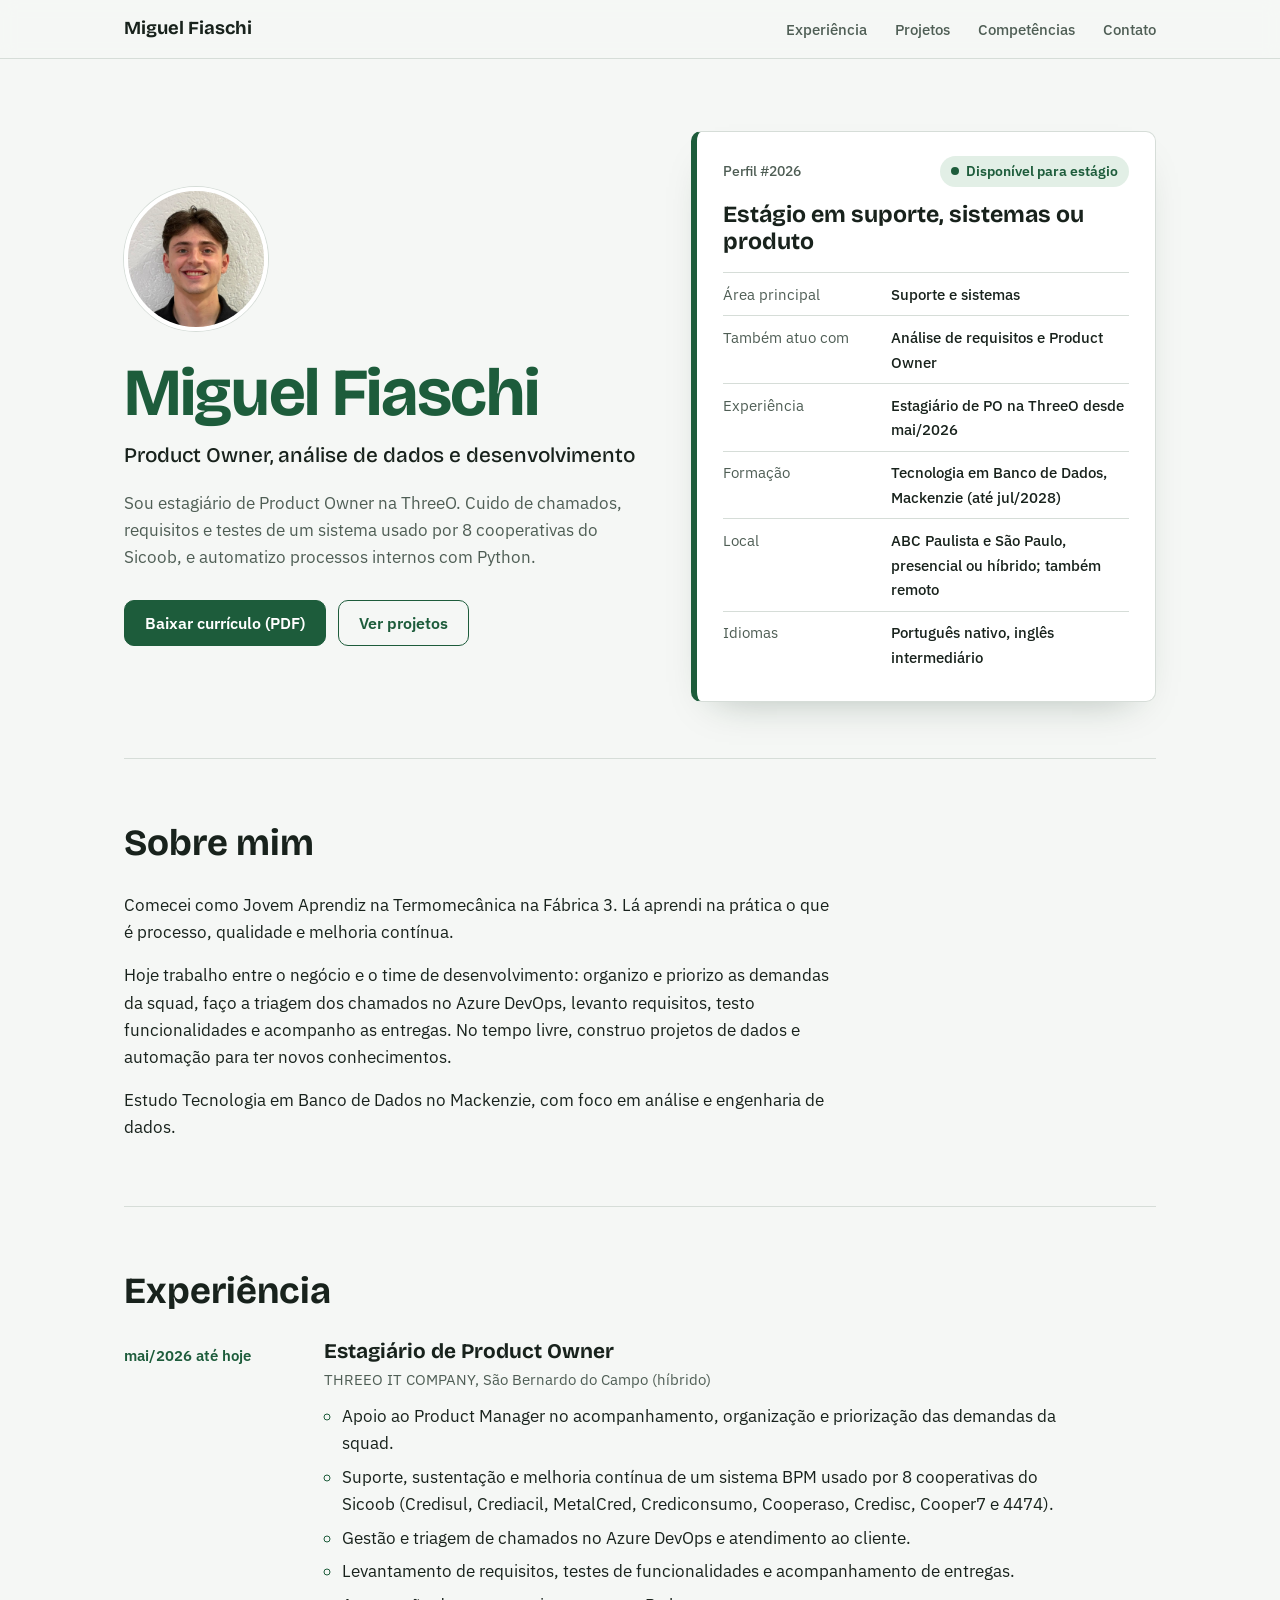
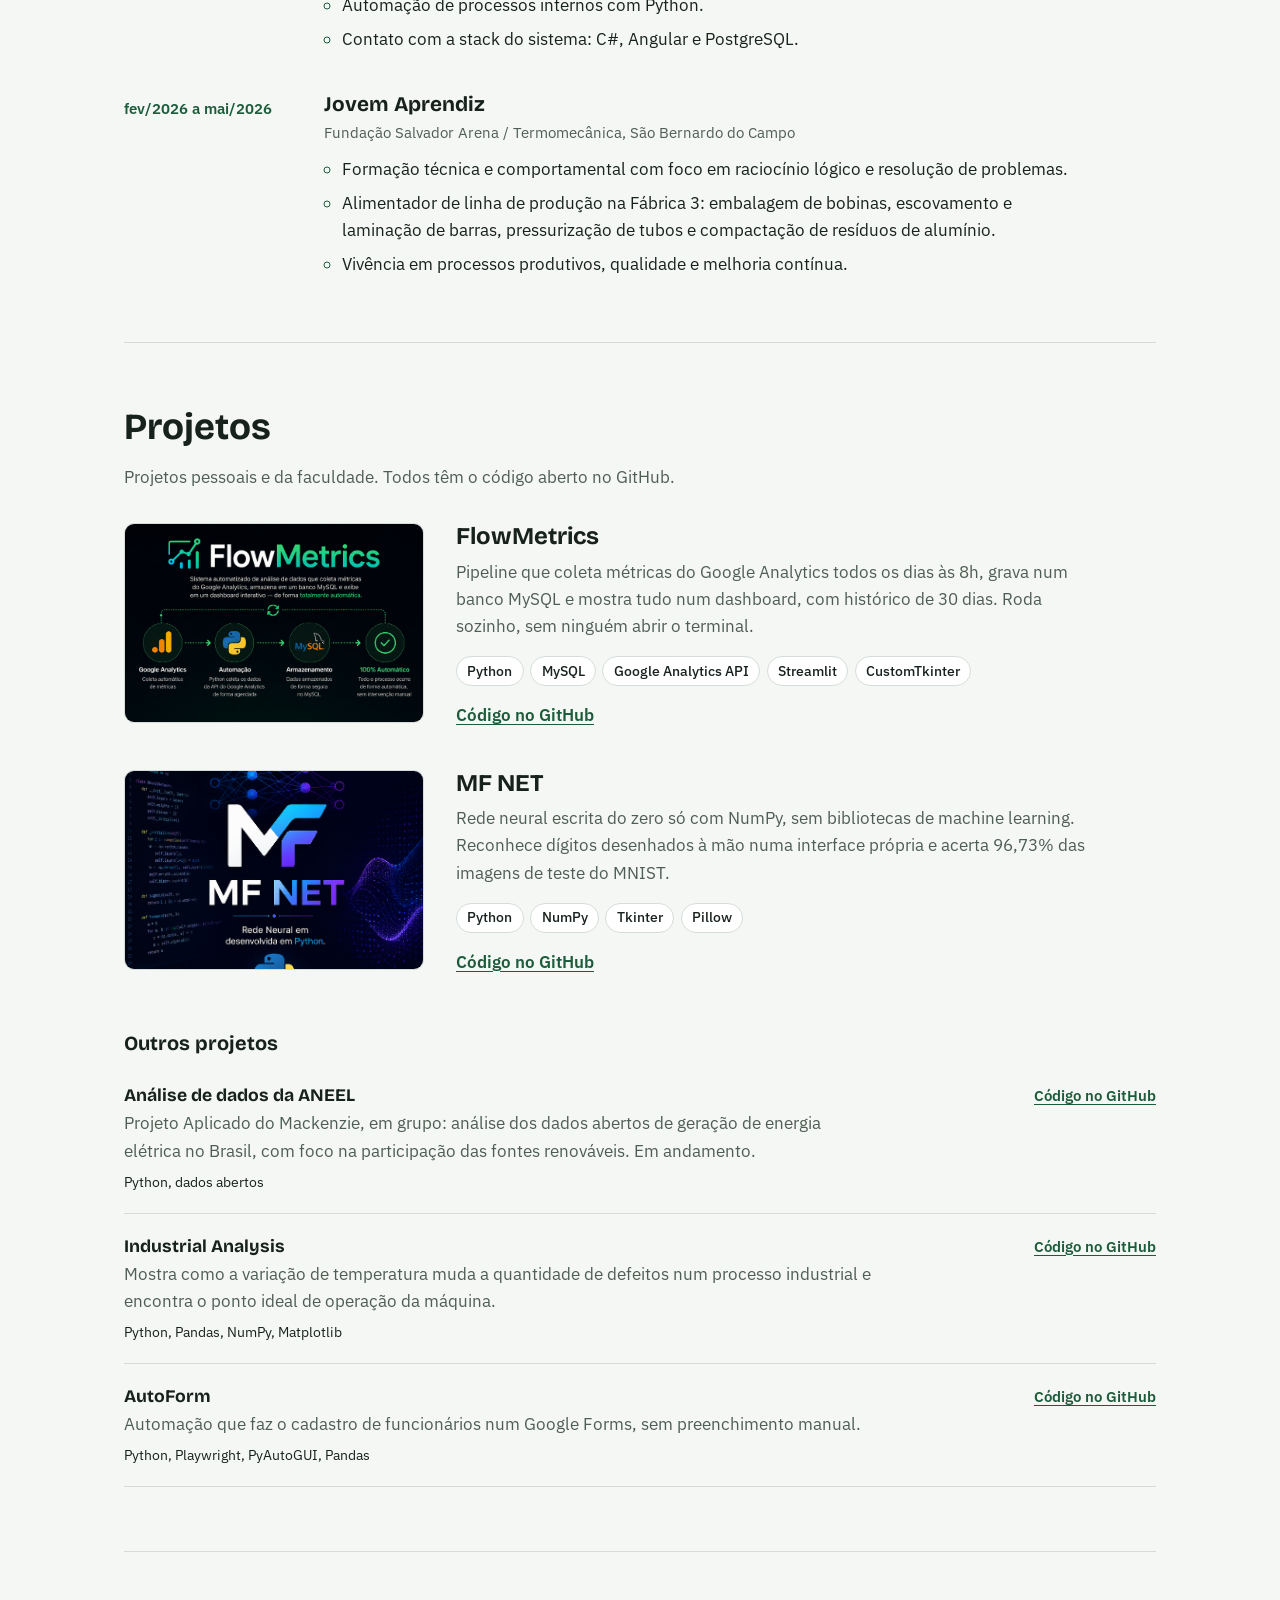
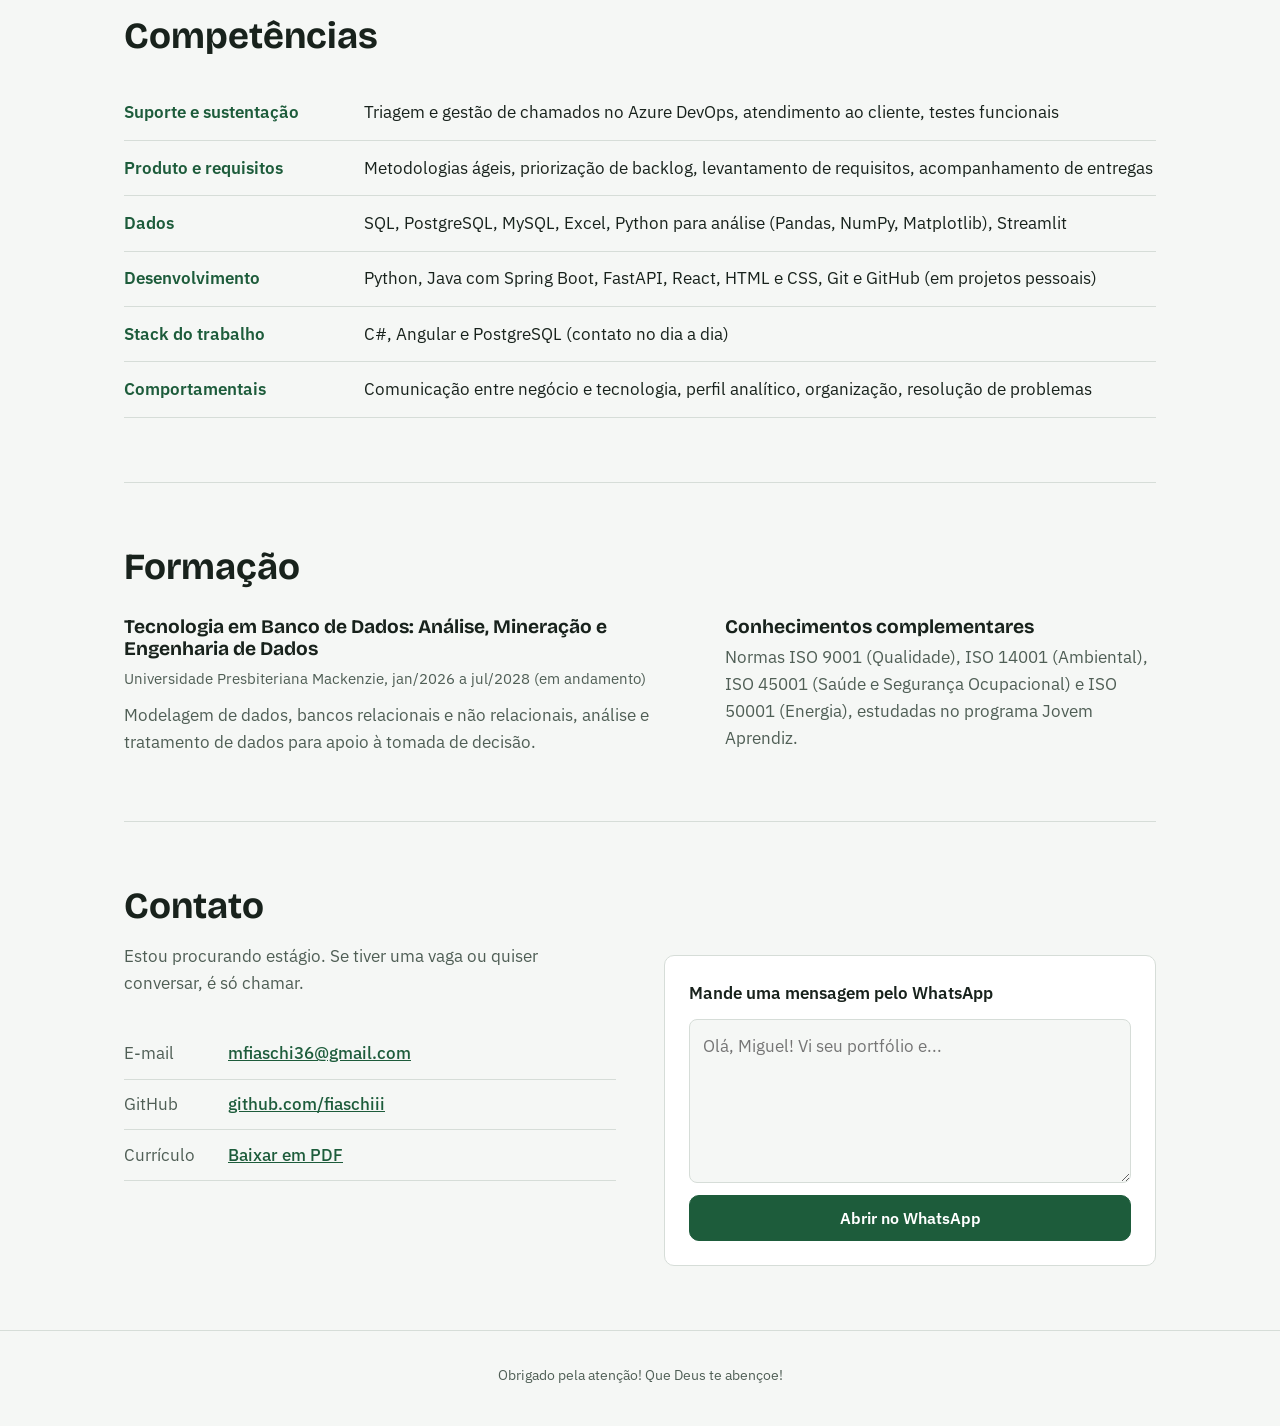
<file: index.html>
<!DOCTYPE html>
<html lang="pt-BR">

<head>
  <meta charset="UTF-8" />
  <meta name="viewport" content="width=device-width, initial-scale=1" />
  <title>Miguel Fiaschi | Product Owner, suporte a sistemas e dados</title>
  <meta name="description"
    content="Portfólio de Miguel Fiaschi: estagiário de Product Owner, estudante de Tecnologia em Banco de Dados no Mackenzie e projetos em Python, SQL e desenvolvimento web." />

  <!-- Prévia do link quando compartilhado (LinkedIn, WhatsApp etc.) -->
  <meta property="og:title" content="Miguel Fiaschi | Portfólio" />
  <meta property="og:description"
    content="Estagiário de Product Owner com foco em suporte a sistemas, requisitos e dados." />
  <meta property="og:image" content="https://fiaschiii.github.io/Site-Portfolio/pasta_img_icon/img/foto_perfil_atualizada.jpg" />
  <meta property="og:type" content="website" />

  <!-- Ícone da aba: o SVG é usado pelos navegadores modernos; os outros são reserva -->
  <link rel="icon" href="pasta_img_icon/icon/favicon.svg" type="image/svg+xml" />
  <link rel="icon" href="pasta_img_icon/icone-preview.png" sizes="32x32" />
  <link rel="icon" type="image/png" href="pasta_img_icon/icon/favicon-192x192.png" sizes="192x192" />
  <link rel="apple-touch-icon" href="pasta_img_icon/icon/apple-touch-icon.png" />

  <link rel="preconnect" href="https://fonts.googleapis.com" />
  <link rel="preconnect" href="https://fonts.gstatic.com" crossorigin />
  <link
    href="https://fonts.googleapis.com/css2?family=Bricolage+Grotesque:opsz,wght@12..96,500;12..96,700&family=IBM+Plex+Sans:wght@400;500;600&display=swap"
    rel="stylesheet" />
  <link rel="stylesheet" href="styles.css" />
</head>

<body>
  <a class="pular" href="#conteudo">Pular para o conteúdo</a>

  <header class="topo">
    <div class="topo-interno">
      <a href="#inicio" class="marca">Miguel Fiaschi</a>
      <nav aria-label="Seções">
        <ul class="menu">
          <li><a href="#experiencia">Experiência</a></li>
          <li><a href="#projetos">Projetos</a></li>
          <li><a href="#competencias">Competências</a></li>
          <li><a href="#contato">Contato</a></li>
        </ul>
      </nav>
    </div>
  </header>

  <main id="conteudo">

    <!-- INÍCIO -->
    <section id="inicio" class="inicio">
      <div class="inicio-texto">
        <img src="pasta_img_icon/img/foto_perfil_atualizada.jpg" alt="Foto de Miguel Fiaschi" class="foto"
          width="144" height="144" />
        <h1>Miguel Fiaschi</h1>
        <p class="cargo">Product Owner, análise de dados e desenvolvimento</p>
        <p class="lead">
          Sou estagiário de Product Owner na ThreeO. Cuido de chamados, requisitos e testes de um sistema
          usado por 8 cooperativas do Sicoob, e automatizo processos internos com Python.
        </p>
        <div class="acoes">
          <a class="botao botao-principal" href="arquivos/Curriculo_Miguel_Fiaschi.pdf" download>Baixar currículo (PDF)</a>
          <a class="botao" href="#projetos">Ver projetos</a>
        </div>
      </div>

      <!-- Cartão no formato de um item de backlog: resume o que um recrutador procura -->
      <article class="chamado" aria-labelledby="chamado-titulo">
        <div class="chamado-topo">
          <span class="chamado-id">Perfil #2026</span>
          <span class="status"><span class="status-ponto" aria-hidden="true"></span>Disponível para estágio</span>
        </div>
        <h2 id="chamado-titulo" class="chamado-titulo">Estágio em suporte, sistemas ou produto</h2>
        <dl class="campos">
          <div>
            <dt>Área principal</dt>
            <dd>Suporte e sistemas</dd>
          </div>
          <div>
            <dt>Também atuo com</dt>
            <dd>Análise de requisitos e Product Owner</dd>
          </div>
          <div>
            <dt>Experiência</dt>
            <dd>Estagiário de PO na ThreeO desde mai/2026</dd>
          </div>
          <div>
            <dt>Formação</dt>
            <dd>Tecnologia em Banco de Dados, Mackenzie (até jul/2028)</dd>
          </div>
          <div>
            <dt>Local</dt>
            <dd>ABC Paulista e São Paulo, presencial ou híbrido; também remoto</dd>
          </div>
          <div>
            <dt>Idiomas</dt>
            <dd>Português nativo, inglês intermediário</dd>
          </div>
        </dl>
      </article>
    </section>

    <!-- SOBRE -->
    <section id="sobre" class="secao">
      <h2 class="secao-titulo">Sobre mim</h2>
      <div class="texto-corrido">
        <p>
          Comecei como Jovem Aprendiz na Termomecânica na Fábrica 3. Lá aprendi
          na prática o que é processo, qualidade e melhoria contínua.
        </p>
        <p>
          Hoje trabalho entre o negócio e o time de desenvolvimento: organizo e priorizo as demandas da squad,
          faço a triagem dos chamados no Azure DevOps, levanto requisitos, testo funcionalidades e acompanho
          as entregas. No tempo livre, construo projetos de dados e automação para ter novos conhecimentos.
        </p>
        <p>
          Estudo Tecnologia em Banco de Dados no Mackenzie, com foco em análise e engenharia de dados.
        </p>
      </div>
    </section>

    <!-- EXPERIÊNCIA -->
    <section id="experiencia" class="secao">
      <h2 class="secao-titulo">Experiência</h2>
      <ol class="linha-tempo">
        <li class="evento">
          <p class="evento-data">mai/2026 até hoje</p>
          <div>
            <h3>Estagiário de Product Owner</h3>
            <p class="evento-local">THREEO IT COMPANY, São Bernardo do Campo (híbrido)</p>
            <ul>
              <li>Apoio ao Product Manager no acompanhamento, organização e priorização das demandas da squad.</li>
              <li>Suporte, sustentação e melhoria contínua de um sistema BPM usado por 8 cooperativas do Sicoob
                (Credisul, Crediacil, MetalCred, Crediconsumo, Cooperaso, Credisc, Cooper7 e 4474).</li>
              <li>Gestão e triagem de chamados no Azure DevOps e atendimento ao cliente.</li>
              <li>Levantamento de requisitos, testes de funcionalidades e acompanhamento de entregas.</li>
              <li>Automação de processos internos com Python.</li>
              <li>Contato com a stack do sistema: C#, Angular e PostgreSQL.</li>
            </ul>
          </div>
        </li>
        <li class="evento">
          <p class="evento-data">fev/2026 a mai/2026</p>
          <div>
            <h3>Jovem Aprendiz</h3>
            <p class="evento-local">Fundação Salvador Arena / Termomecânica, São Bernardo do Campo</p>
            <ul>
              <li>Formação técnica e comportamental com foco em raciocínio lógico e resolução de problemas.</li>
              <li>Alimentador de linha de produção na Fábrica 3: embalagem de bobinas, escovamento e laminação
                de barras, pressurização de tubos e compactação de resíduos de alumínio.</li>
              <li>Vivência em processos produtivos, qualidade e melhoria contínua.</li>
            </ul>
          </div>
        </li>
      </ol>
    </section>

    <!-- PROJETOS -->
    <section id="projetos" class="secao">
      <h2 class="secao-titulo">Projetos</h2>
      <p class="secao-intro">Projetos pessoais e da faculdade. Todos têm o código aberto no GitHub.</p>

      <div class="destaques">
        <article class="projeto">
          <img src="pasta_img_icon/img/imagem_flow_metrics.jpg" alt="Capa do projeto FlowMetrics" class="projeto-capa"
            loading="lazy" width="960" height="640" />
          <div class="projeto-corpo">
            <h3>FlowMetrics</h3>
            <p>
              Pipeline que coleta métricas do Google Analytics todos os dias às 8h, grava num banco MySQL e
              mostra tudo num dashboard, com histórico de 30 dias. Roda sozinho, sem ninguém abrir o terminal.
            </p>
            <ul class="tags" aria-label="Tecnologias">
              <li>Python</li><li>MySQL</li><li>Google Analytics API</li><li>Streamlit</li><li>CustomTkinter</li>
            </ul>
            <a class="link" href="https://github.com/fiaschiii/FlowMetrics" target="_blank" rel="noopener">Código no GitHub</a>
          </div>
        </article>

        <article class="projeto">
          <img src="pasta_img_icon/img/iamgem_MF_NET.jpg" alt="Capa do projeto MF NET" class="projeto-capa"
            loading="lazy" width="960" height="960" />
          <div class="projeto-corpo">
            <h3>MF NET</h3>
            <p>
              Rede neural escrita do zero só com NumPy, sem bibliotecas de machine learning. Reconhece dígitos
              desenhados à mão numa interface própria e acerta 96,73% das imagens de teste do MNIST.
            </p>
            <ul class="tags" aria-label="Tecnologias">
              <li>Python</li><li>NumPy</li><li>Tkinter</li><li>Pillow</li>
            </ul>
            <a class="link" href="https://github.com/fiaschiii/MF_NET" target="_blank" rel="noopener">Código no GitHub</a>
          </div>
        </article>
      </div>

      <h3 class="subtitulo">Outros projetos</h3>
      <ul class="lista-projetos">
        <li>
          <div>
            <h4>Análise de dados da ANEEL</h4>
            <p>Projeto Aplicado do Mackenzie, em grupo: análise dos dados abertos de geração de energia elétrica
              no Brasil, com foco na participação das fontes renováveis. Em andamento.</p>
            <p class="tags-texto">Python, dados abertos</p>
          </div>
          <a class="link" href="https://github.com/fiaschiii/PROJETO_APLICADO_GRUPO_7_MACKENZIE" target="_blank" rel="noopener">Código no GitHub</a>
        </li>
        <li>
          <div>
            <h4>Industrial Analysis</h4>
            <p>Mostra como a variação de temperatura muda a quantidade de defeitos num processo industrial e
              encontra o ponto ideal de operação da máquina.</p>
            <p class="tags-texto">Python, Pandas, NumPy, Matplotlib</p>
          </div>
          <a class="link" href="https://github.com/fiaschiii/IndustrialAnalysis" target="_blank" rel="noopener">Código no GitHub</a>
        </li>
        <li>
          <div>
            <h4>AutoForm</h4>
            <p>Automação que faz o cadastro de funcionários num Google Forms, sem preenchimento manual.</p>
            <p class="tags-texto">Python, Playwright, PyAutoGUI, Pandas</p>
          </div>
          <a class="link" href="https://github.com/fiaschiii/AutoForm" target="_blank" rel="noopener">Código no GitHub</a>
        </li>
      </ul>
    </section>

    <!-- COMPETÊNCIAS -->
    <section id="competencias" class="secao">
      <h2 class="secao-titulo">Competências</h2>
      <div class="tabela-rolagem">
        <table class="tabela">
          <tbody>
            <tr>
              <th scope="row">Suporte e sustentação</th>
              <td>Triagem e gestão de chamados no Azure DevOps, atendimento ao cliente, testes funcionais</td>
            </tr>
            <tr>
              <th scope="row">Produto e requisitos</th>
              <td>Metodologias ágeis, priorização de backlog, levantamento de requisitos, acompanhamento de entregas</td>
            </tr>
            <tr>
              <th scope="row">Dados</th>
              <td>SQL, PostgreSQL, MySQL, Excel, Python para análise (Pandas, NumPy, Matplotlib), Streamlit</td>
            </tr>
            <tr>
              <th scope="row">Desenvolvimento</th>
              <td>Python, Java com Spring Boot, FastAPI, React, HTML e CSS, Git e GitHub (em projetos pessoais)</td>
            </tr>
            <tr>
              <th scope="row">Stack do trabalho</th>
              <td>C#, Angular e PostgreSQL (contato no dia a dia)</td>
            </tr>
            <tr>
              <th scope="row">Comportamentais</th>
              <td>Comunicação entre negócio e tecnologia, perfil analítico, organização, resolução de problemas</td>
            </tr>
          </tbody>
        </table>
      </div>
    </section>

    <!-- FORMAÇÃO -->
    <section id="formacao" class="secao">
      <h2 class="secao-titulo">Formação</h2>
      <div class="formacao">
        <div>
          <h3>Tecnologia em Banco de Dados: Análise, Mineração e Engenharia de Dados</h3>
          <p class="evento-local">Universidade Presbiteriana Mackenzie, jan/2026 a jul/2028 (em andamento)</p>
          <p>Modelagem de dados, bancos relacionais e não relacionais, análise e tratamento de dados para apoio
            à tomada de decisão.</p>
        </div>
        <div>
          <h3>Conhecimentos complementares</h3>
          <p>Normas ISO 9001 (Qualidade), ISO 14001 (Ambiental), ISO 45001 (Saúde e Segurança Ocupacional) e
            ISO 50001 (Energia), estudadas no programa Jovem Aprendiz.</p>
        </div>
      </div>
    </section>

    <!-- CONTATO -->
    <section id="contato" class="secao contato">
      <h2 class="secao-titulo">Contato</h2>
      <div class="contato-grade">
        <div>
          <p class="secao-intro">Estou procurando estágio. Se tiver uma vaga ou quiser conversar, é só chamar.</p>
          <ul class="canais">
            <li><span>E-mail</span><a href="mailto:mfiaschi36@gmail.com">mfiaschi36@gmail.com</a></li>
            <li><span>GitHub</span><a href="https://github.com/fiaschiii" target="_blank" rel="noopener">github.com/fiaschiii</a></li>
            <!-- Troque SEU-USUARIO pelo seu endereço do LinkedIn e apague as marcas de comentário desta linha:
            <li><span>LinkedIn</span><a href="https://www.linkedin.com/in/SEU-USUARIO" target="_blank" rel="noopener">linkedin.com/in/SEU-USUARIO</a></li>
            -->
            <li><span>Currículo</span><a href="arquivos/Curriculo_Miguel_Fiaschi.pdf" download>Baixar em PDF</a></li>
          </ul>
        </div>

        <form class="formulario" id="formulario" novalidate>
          <label for="mensagem">Mande uma mensagem pelo WhatsApp</label>
          <textarea id="mensagem" rows="5" placeholder="Olá, Miguel! Vi seu portfólio e..."></textarea>
          <p class="erro" id="erro" role="alert" hidden>Escreva uma mensagem antes de enviar.</p>
          <button type="submit" class="botao botao-principal">Abrir no WhatsApp</button>
        </form>
      </div>
    </section>
  </main>

  <footer class="rodape">
    <p>Obrigado pela atenção! Que Deus te abençoe!</p>
  </footer>

  <script src="script.js"></script>
</body>

</html>
</file>
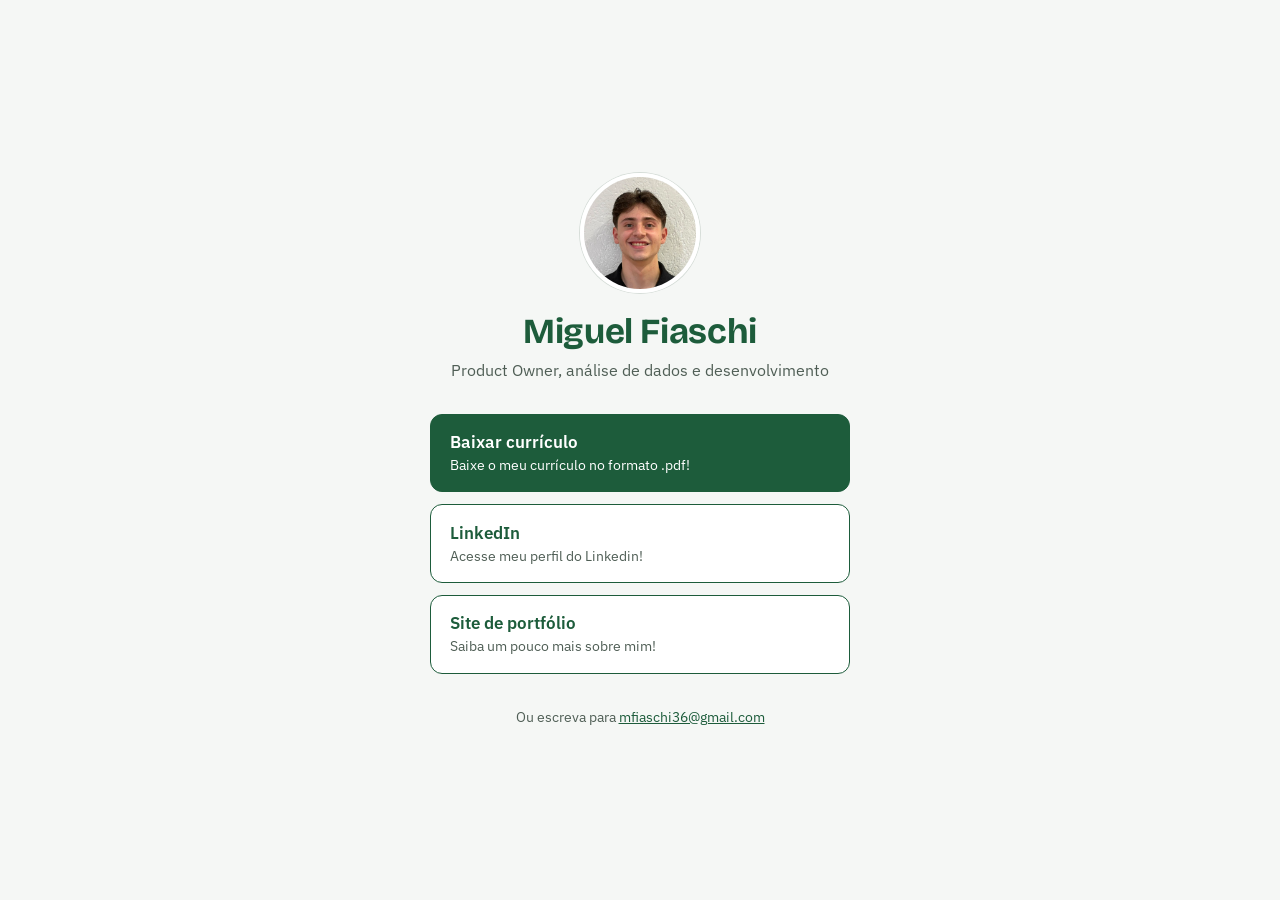
<file: links.html>
<!DOCTYPE html>
<html lang="pt-BR">

<head>
  <meta charset="UTF-8" />
  <meta name="viewport" content="width=device-width, initial-scale=1" />
  <title>Miguel Fiaschi | Links</title>
  <meta name="description" content="LinkedIn, portfólio e currículo de Miguel Fiaschi." />

  <link rel="icon" href="pasta_img_icon/icon/favicon.svg" type="image/svg+xml" />
  <link rel="icon" href="pasta_img_icon/icon/favicon.ico" sizes="32x32" />
  <link rel="apple-touch-icon" href="pasta_img_icon/icon/apple-touch-icon.png" />

  <link rel="preconnect" href="https://fonts.googleapis.com" />
  <link rel="preconnect" href="https://fonts.gstatic.com" crossorigin />
  <link
    href="https://fonts.googleapis.com/css2?family=Bricolage+Grotesque:opsz,wght@12..96,700&family=IBM+Plex+Sans:wght@400;500;600&display=swap"
    rel="stylesheet" />

  <style>
    /* Mesmas cores do site e do currículo */
    :root {
      --fundo: #f5f7f5;
      --superficie: #ffffff;
      --texto: #18221c;
      --texto-suave: #4f5e55;
      --linha: #d6ddd8;
      --verde: #1d5c3b;
      --verde-claro: #e2efe6;
      --verde-texto-botao: #ffffff;
      color-scheme: light;
    }

    @media (prefers-color-scheme: dark) {
      :root {
        --fundo: #0f1612;
        --superficie: #16201a;
        --texto: #e3ebe5;
        --texto-suave: #a3b3a8;
        --linha: #2a3830;
        --verde: #6cc08f;
        --verde-claro: #1d3326;
        --verde-texto-botao: #0f1612;
        color-scheme: dark;
      }
    }

    * {
      box-sizing: border-box;
      margin: 0;
      padding: 0;
    }

    body {
      min-height: 100vh;
      min-height: 100dvh;
      display: flex;
      align-items: center;
      justify-content: center;
      padding: 2rem 1.25rem;
      background: var(--fundo);
      color: var(--texto);
      font-family: 'IBM Plex Sans', 'Segoe UI', system-ui, sans-serif;
      line-height: 1.5;
      -webkit-font-smoothing: antialiased;
    }

    .cartao {
      width: 100%;
      max-width: 420px;
      text-align: center;
    }

    .foto {
      width: 120px;
      height: 120px;
      border-radius: 50%;
      object-fit: cover;
      object-position: center 45%;
      border: 4px solid var(--superficie);
      box-shadow: 0 0 0 1px var(--linha);
      margin: 0 auto 1.25rem;
      display: block;
    }

    h1 {
      font-family: 'Bricolage Grotesque', 'Segoe UI', system-ui, sans-serif;
      font-size: 2.2rem;
      line-height: 1.1;
      letter-spacing: -0.01em;
      color: var(--verde);
    }

    .cargo {
      color: var(--texto-suave);
      margin-top: 0.4rem;
    }

    .links {
      list-style: none;
      display: grid;
      gap: 0.75rem;
      margin-top: 2rem;
      text-align: left;
    }

    .links a {
      display: block;
      padding: 0.95rem 1.2rem;
      border: 1.5px solid var(--verde);
      border-radius: 12px;
      background: var(--superficie);
      color: var(--texto);
      text-decoration: none;
    }

    .links a:hover {
      background: var(--verde-claro);
    }

    .links a:focus-visible {
      outline: 3px solid var(--verde);
      outline-offset: 3px;
    }

    .links strong {
      display: block;
      font-weight: 600;
      color: var(--verde);
      font-size: 1.05rem;
    }

    .links span {
      display: block;
      font-size: 0.88rem;
      color: var(--texto-suave);
    }

    /* O botão do currículo é o principal: fica preenchido */
    .links .principal {
      background: var(--verde);
      border-color: var(--verde);
    }

    .links .principal strong,
    .links .principal span {
      color: var(--verde-texto-botao);
    }

    .links .principal:hover {
      background: var(--verde);
      filter: brightness(1.12);
    }

    .rodape {
      margin-top: 2rem;
      font-size: 0.9rem;
      color: var(--texto-suave);
    }

    .rodape a {
      color: var(--verde);
    }
  </style>
</head>

<body>
  <main class="cartao">
    <img src="pasta_img_icon/img/foto_perfil_atualizada.jpg" alt="Foto de Miguel Fiaschi" class="foto" width="120"
      height="120" />
    <h1>Miguel Fiaschi</h1>
    <p class="cargo">Product Owner, análise de dados e desenvolvimento</p>

    <ul class="links">
      <li>
        <a class="principal" href="arquivos/Curriculo_Miguel_Fiaschi.pdf" download>
          <strong>Baixar currículo</strong>
          <span>Baixe o meu currículo no formato .pdf!</span>
        </a>
      </li>
      <li>
        <!-- Troque SEU-USUARIO (nas duas linhas abaixo) pelo seu endereço do LinkedIn -->
        <a href="https://www.linkedin.com/in/miguel-fiaschi-53221934a/" target="_blank" rel="noopener">
          <strong>LinkedIn</strong>
          <span>Acesse meu perfil do Linkedin!</span>
        </a>
      </li>
      <li>
        <a href="./">
          <strong>Site de portfólio</strong>
          <span>Saiba um pouco mais sobre mim!</span>
        </a>
      </li>
    </ul>

    <p class="rodape">Ou escreva para <a href="mailto:mfiaschi36@gmail.com">mfiaschi36@gmail.com</a></p>
  </main>
</body>

</html>
</file>
<file: styles.css>
/* =========================================================
   Cores: o verde é o mesmo do currículo, para o site e o PDF
   parecerem parte da mesma identidade.
   ========================================================= */
:root {
    --fundo: #f5f7f5;
    --superficie: #ffffff;
    --texto: #18221c;
    --texto-suave: #4f5e55;
    --linha: #d6ddd8;
    --verde: #1d5c3b;
    --verde-claro: #e2efe6;
    --verde-texto-botao: #ffffff;

    --fonte-titulo: 'Bricolage Grotesque', 'Segoe UI', system-ui, sans-serif;
    --fonte-texto: 'IBM Plex Sans', 'Segoe UI', system-ui, sans-serif;

    --largura: 1080px;
    --raio: 10px;
    color-scheme: light;
}

/* Modo escuro automático, conforme a configuração do aparelho */
@media (prefers-color-scheme: dark) {
    :root {
        --fundo: #0f1612;
        --superficie: #16201a;
        --texto: #e3ebe5;
        --texto-suave: #a3b3a8;
        --linha: #2a3830;
        --verde: #6cc08f;
        --verde-claro: #1d3326;
        --verde-texto-botao: #0f1612;
        color-scheme: dark;
    }
}

/* ---------- Base ---------- */
*,
*::before,
*::after {
    box-sizing: border-box;
    margin: 0;
    padding: 0;
}

html {
    scroll-behavior: smooth;
    scroll-padding-top: 5rem; /* o menu fixo não cobre o título da seção */
}

body {
    background: var(--fundo);
    color: var(--texto);
    font-family: var(--fonte-texto);
    font-size: 1.0625rem;
    line-height: 1.6;
    -webkit-font-smoothing: antialiased;
}

img {
    max-width: 100%;
    display: block;
}

a {
    color: var(--verde);
}

:focus-visible {
    outline: 3px solid var(--verde);
    outline-offset: 3px;
    border-radius: 4px;
}

h1,
h2,
h3,
h4 {
    font-family: var(--fonte-titulo);
    line-height: 1.15;
    font-weight: 700;
}

.pular {
    position: absolute;
    left: -9999px;
}

.pular:focus {
    left: 1rem;
    top: 1rem;
    z-index: 100;
    background: var(--superficie);
    padding: 0.5rem 1rem;
}

/* ---------- Menu fixo ---------- */
.topo {
    position: sticky;
    top: 0;
    z-index: 50;
    background: color-mix(in srgb, var(--fundo) 88%, transparent);
    backdrop-filter: blur(8px);
    border-bottom: 1px solid var(--linha);
}

.topo-interno {
    max-width: var(--largura);
    margin: 0 auto;
    padding: 0.9rem 1.5rem;
    display: flex;
    align-items: center;
    justify-content: space-between;
    gap: 1rem;
}

.marca {
    font-family: var(--fonte-titulo);
    font-weight: 700;
    font-size: 1.15rem;
    color: var(--texto);
    text-decoration: none;
}

.menu {
    display: flex;
    gap: 1.75rem;
    list-style: none;
}

.menu a {
    color: var(--texto-suave);
    text-decoration: none;
    font-weight: 500;
    font-size: 0.95rem;
}

.menu a:hover {
    color: var(--verde);
}

/* ---------- Início ---------- */
.inicio {
    max-width: var(--largura);
    margin: 0 auto;
    padding: 4.5rem 1.5rem 3.5rem;
    display: grid;
    grid-template-columns: 1.1fr 1fr;
    gap: 3.5rem;
    align-items: center;
}

.foto {
    width: 144px;
    height: 144px;
    border-radius: 50%;
    object-fit: cover;
    object-position: center 45%;
    border: 4px solid var(--superficie);
    box-shadow: 0 0 0 1px var(--linha);
    margin-bottom: 1.5rem;
}

h1 {
    font-size: clamp(2.6rem, 6vw, 4.2rem);
    letter-spacing: -0.02em;
    color: var(--verde);
}

.cargo {
    font-family: var(--fonte-titulo);
    font-weight: 500;
    font-size: 1.3rem;
    margin-top: 0.4rem;
}

.lead {
    color: var(--texto-suave);
    max-width: 34em;
    margin-top: 1.1rem;
}

.acoes {
    display: flex;
    flex-wrap: wrap;
    gap: 0.75rem;
    margin-top: 1.75rem;
}

.botao {
    display: inline-block;
    font: 600 0.98rem var(--fonte-texto);
    padding: 0.75rem 1.25rem;
    border-radius: var(--raio);
    border: 1.5px solid var(--verde);
    color: var(--verde);
    background: transparent;
    text-decoration: none;
    cursor: pointer;
}

.botao:hover {
    background: var(--verde-claro);
}

.botao-principal {
    background: var(--verde);
    color: var(--verde-texto-botao);
}

.botao-principal:hover {
    background: var(--verde);
    filter: brightness(1.12);
}

/* ---------- Cartão "chamado" (o destaque do site) ---------- */
.chamado {
    background: var(--superficie);
    border: 1px solid var(--linha);
    border-left: 6px solid var(--verde);
    border-radius: var(--raio);
    padding: 1.5rem 1.6rem 1.4rem;
    box-shadow: 0 18px 40px -24px rgba(16, 48, 30, 0.35);
}

.chamado-topo {
    display: flex;
    justify-content: space-between;
    align-items: center;
    gap: 1rem;
    flex-wrap: wrap;
    font-size: 0.88rem;
}

.chamado-id {
    color: var(--texto-suave);
    font-weight: 500;
}

.status {
    display: inline-flex;
    align-items: center;
    gap: 0.45rem;
    background: var(--verde-claro);
    color: var(--verde);
    font-weight: 600;
    padding: 0.25rem 0.7rem;
    border-radius: 999px;
}

.status-ponto {
    width: 8px;
    height: 8px;
    border-radius: 50%;
    background: currentColor;
    animation: pulsar 2.4s ease-in-out infinite;
}

@keyframes pulsar {
    50% {
        opacity: 0.35;
    }
}

.chamado-titulo {
    font-size: 1.45rem;
    margin: 0.9rem 0 1.1rem;
}

.campos div {
    display: grid;
    grid-template-columns: 9.5rem 1fr;
    gap: 1rem;
    padding: 0.55rem 0;
    border-top: 1px solid var(--linha);
    font-size: 0.96rem;
}

.campos dt {
    color: var(--texto-suave);
}

.campos dd {
    font-weight: 500;
}


/* ---------- Seções ---------- */
.secao {
    max-width: var(--largura);
    margin: 0 auto;
    padding: 4rem 1.5rem;
    /* linha divisória alinhada com o texto (não com a borda da seção) */
    background: linear-gradient(var(--linha), var(--linha)) center top / calc(100% - 3rem) 1px no-repeat;
}

.secao-titulo {
    font-size: clamp(1.8rem, 3.5vw, 2.3rem);
    margin-bottom: 1.75rem;
}

.secao-intro {
    color: var(--texto-suave);
    margin: -0.75rem 0 2rem;
    max-width: 40em;
}

.texto-corrido {
    max-width: 42em;
    display: grid;
    gap: 1rem;
}

/* ---------- Experiência ---------- */
.linha-tempo {
    list-style: none;
    display: grid;
    gap: 2.5rem;
}

.evento {
    display: grid;
    grid-template-columns: 11rem 1fr;
    gap: 1.5rem;
}

.evento-data {
    color: var(--verde);
    font-weight: 600;
    font-size: 0.95rem;
    padding-top: 0.2rem;
}

.evento h3 {
    font-size: 1.3rem;
}

.evento-local {
    color: var(--texto-suave);
    font-size: 0.95rem;
    margin: 0.2rem 0 0.75rem;
}

.evento ul {
    padding-left: 1.1rem;
    display: grid;
    gap: 0.4rem;
    max-width: 44em;
}

.evento li::marker {
    color: var(--verde);
}

/* ---------- Projetos ---------- */
.destaques {
    display: grid;
    gap: 2.5rem;
}

.projeto {
    display: grid;
    grid-template-columns: 300px 1fr;
    gap: 2rem;
    align-items: start;
}

.projeto-capa {
    width: 100%;
    height: auto;
    aspect-ratio: 3 / 2;
    object-fit: cover;
    border-radius: var(--raio);
    border: 1px solid var(--linha);
}

.projeto h3 {
    font-size: 1.5rem;
    margin-bottom: 0.5rem;
}

.projeto p {
    max-width: 38em;
    color: var(--texto-suave);
}

.tags {
    list-style: none;
    display: flex;
    flex-wrap: wrap;
    gap: 0.4rem;
    margin: 1rem 0;
}

.tags li {
    font-size: 0.85rem;
    font-weight: 500;
    padding: 0.2rem 0.65rem;
    border: 1px solid var(--linha);
    border-radius: 999px;
    background: var(--superficie);
}

.link {
    font-weight: 600;
    text-underline-offset: 3px;
}

.subtitulo {
    font-size: 1.25rem;
    margin: 3.5rem 0 0.5rem;
}

.lista-projetos {
    list-style: none;
}

.lista-projetos li {
    display: flex;
    justify-content: space-between;
    align-items: baseline;
    gap: 2rem;
    padding: 1.25rem 0;
    border-bottom: 1px solid var(--linha);
}

.lista-projetos h4 {
    font-size: 1.1rem;
    margin-bottom: 0.25rem;
}

.lista-projetos p {
    color: var(--texto-suave);
    max-width: 44em;
}

.lista-projetos .tags-texto {
    font-size: 0.9rem;
    margin-top: 0.3rem;
    color: var(--texto);
}

.lista-projetos .link {
    white-space: nowrap;
    font-size: 0.95rem;
}

/* ---------- Competências ---------- */
.tabela-rolagem {
    overflow-x: auto;
}

.tabela {
    width: 100%;
    border-collapse: collapse;
}

.tabela th,
.tabela td {
    text-align: left;
    vertical-align: top;
    padding: 0.85rem 0;
    border-bottom: 1px solid var(--linha);
}

.tabela th {
    width: 15rem;
    padding-right: 1.5rem;
    font-weight: 600;
    color: var(--verde);
}

/* ---------- Formação ---------- */
.formacao {
    display: grid;
    grid-template-columns: 1.3fr 1fr;
    gap: 2.5rem;
}

.formacao h3 {
    font-size: 1.2rem;
    margin-bottom: 0.35rem;
}

.formacao p:last-child {
    color: var(--texto-suave);
}

/* ---------- Contato ---------- */
.contato-grade {
    display: grid;
    grid-template-columns: 1fr 1fr;
    gap: 3rem;
    align-items: start;
}

.canais {
    list-style: none;
}

.canais li {
    display: grid;
    grid-template-columns: 6.5rem 1fr;
    padding: 0.7rem 0;
    border-bottom: 1px solid var(--linha);
}

.canais span {
    color: var(--texto-suave);
}

.canais a {
    font-weight: 500;
    word-break: break-word;
}

.formulario {
    display: grid;
    gap: 0.75rem;
    background: var(--superficie);
    border: 1px solid var(--linha);
    border-radius: var(--raio);
    padding: 1.5rem;
}

.formulario label {
    font-weight: 600;
}

.formulario textarea {
    font: inherit;
    color: var(--texto);
    background: var(--fundo);
    border: 1px solid var(--linha);
    border-radius: 8px;
    padding: 0.8rem;
    resize: vertical;
}

.formulario textarea:focus {
    outline: 2px solid var(--verde);
    outline-offset: 1px;
}

.erro {
    color: #b42318;
    font-size: 0.92rem;
}

@media (prefers-color-scheme: dark) {
    .erro {
        color: #ff8a80;
    }
}

/* ---------- Rodapé ---------- */
.rodape {
    border-top: 1px solid var(--linha);
    text-align: center;
    padding: 2rem 1.5rem 2.5rem;
    color: var(--texto-suave);
    font-size: 0.9rem;
}

/* =========================================================
   Celular e tablet
   ========================================================= */
@media (max-width: 860px) {
    .inicio,
    .contato-grade,
    .formacao {
        grid-template-columns: 1fr;
    }

    .inicio {
        padding-top: 2.5rem;
        gap: 2.5rem;
    }

    .projeto {
        grid-template-columns: 1fr;
        gap: 1rem;
    }

    .projeto-capa {
        max-width: 520px;
    }
}

@media (max-width: 640px) {
    .marca {
        display: none;
    }

    .topo-interno {
        justify-content: center;
    }

    .menu {
        gap: 1.1rem;
    }

    .menu a {
        font-size: 0.9rem;
    }

    .evento {
        grid-template-columns: 1fr;
        gap: 0.4rem;
    }

    .campos div {
        grid-template-columns: 1fr;
        gap: 0.1rem;
    }

    .lista-projetos li {
        flex-direction: column;
        gap: 0.6rem;
    }

    .tabela th,
    .tabela td {
        display: block;
        width: auto;
        padding-right: 0;
    }

    .tabela th {
        border-bottom: 0;
        padding-bottom: 0.15rem;
    }

    .secao {
        padding: 3rem 1.25rem;
        background-size: calc(100% - 2.5rem) 1px;
    }
}

/* Quem prefere menos animação não vê o ponto piscando nem a rolagem suave */
@media (prefers-reduced-motion: reduce) {
    html {
        scroll-behavior: auto;
    }

    .status-ponto {
        animation: none;
    }
}
</file>
